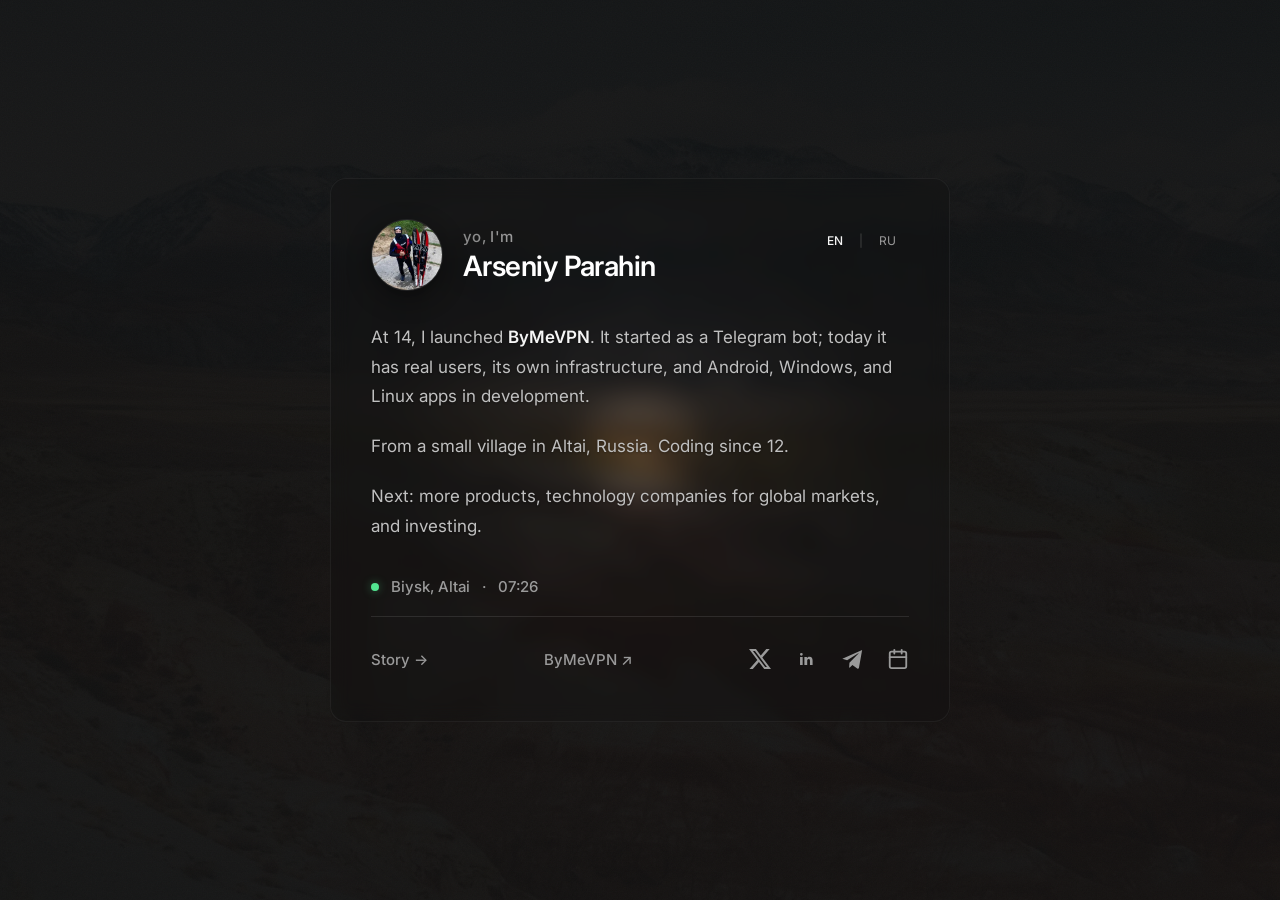
<file: index.html>
<!doctype html>
<html lang="en">
    <head>
        <meta charset="UTF-8" />
        <meta name="viewport" content="width=device-width, initial-scale=1.0, viewport-fit=cover" />
        <title>Arseniy Parahin</title>
        <meta
            name="description"
            content="Arseniy Parahin launched ByMeVPN at 14. From Altai, Russia, building software products with an interest in business and investing."
        />
        <meta name="theme-color" content="#111111" />
        <meta property="og:title" content="Arseniy Parahin" />
        <meta property="og:description" content="Founded ByMeVPN at 14. Building software products, with an eye on business, global markets, and investing." />
        <meta property="og:type" content="website" />
        <meta property="og:url" content="https://parahin.space/" />
        <meta property="og:image" content="https://parahin.space/altai-bg.jpg" />
        <meta name="twitter:card" content="summary_large_image" />
        <meta name="twitter:title" content="Arseniy Parahin" />
        <meta name="twitter:description" content="Founded ByMeVPN at 14. Building software products, with an eye on business, global markets, and investing." />
        
        <link rel="preconnect" href="https://fonts.googleapis.com" />
        <link rel="preconnect" href="https://fonts.gstatic.com" crossorigin />
        <link
            href="https://fonts.googleapis.com/css2?family=Inter:wght@400;500;600;700&display=swap"
            rel="stylesheet"
        />
        <link rel="stylesheet" href="assets/styles.css" />
    <link rel="canonical" href="https://parahin.space/" />
        <meta property="og:image:alt" content="A mountain landscape in Altai" />
        <link rel="icon" href="assets/favicon.svg" type="image/svg+xml" />
    </head>
    <body data-title-en="Arseniy Parahin" data-title-ru="Арсений Парахин">
        
        <div class="bg"></div>
        <div class="spotlight"></div>
        <div class="grain"></div>

        <main class="card">
            <div class="header reveal d1">
                <img class="avatar" src="assets/images/avatar.webp" alt="Portrait of Arseniy Parahin" data-label-en="Portrait of Arseniy Parahin" data-label-ru="Портрет Арсения Парахина" />
                <div class="header-text">
                    <p
                        class="shimmer-text"
                        data-en="yo, I'm"
                        data-ru="yo, я"
                    >
                        yo, I'm
                    </p>
                    <h1 data-en="Arseniy Parahin" data-ru="Арсений Парахин">
                        Arseniy Parahin
                    </h1>
                </div>
                <div class="lang-switcher" role="group" aria-label="Language" data-label-en="Language" data-label-ru="Язык">
                    <button type="button" class="lang-btn active" data-lang="en" aria-pressed="true">EN</button>
                    <span style="color: rgba(255, 255, 255, 0.2)">|</span>
                    <button type="button" class="lang-btn" data-lang="ru" aria-pressed="false">RU</button>
                </div>
            </div>

            <div class="bio reveal d2">
                <p
                    data-en="At 14, I launched <b>ByMeVPN</b>. It started as a Telegram bot; today it has real users, its own infrastructure, and Android, Windows, and Linux apps in development."
                    data-ru="В 14 лет запустил <b>ByMeVPN</b>. Всё началось с Telegram-бота; теперь у сервиса есть реальные пользователи, своя инфраструктура и приложения для Android, Windows и Linux в разработке."
                >At 14, I launched <b>ByMeVPN</b>. It started as a Telegram bot; today it has real users, its own infrastructure, and Android, Windows, and Linux apps in development.</p>

                <p
                    data-en="From a small village in Altai, Russia. Coding since 12."
                    data-ru="Вырос в небольшом селе на Алтае. Программирую с 12 лет."
                >From a small village in Altai, Russia. Coding since 12.</p>

                <p
                    data-en="Next: more products, technology companies for global markets, and investing."
                    data-ru="Дальше — новые продукты, технологические компании на международном рынке и инвестиции."
                >Next: more products, technology companies for global markets, and investing.</p>
            </div>

            <div class="meta reveal d3">
                <span class="dot"></span>
                <span data-en="Biysk, Altai" data-ru="Бийск, Алтай"
                    >Biysk, Altai</span
                >
                · <span id="clock" aria-label="Local time in Biysk" data-label-en="Local time in Biysk" data-label-ru="Местное время в Бийске">--:--</span>
            </div>

            <div class="footer-row reveal d3">
                <a
                    class="writings"
                    href="lifestory.html"
                    id="writings-link"
                    data-en="Story →"
                    data-ru="История →"
                    >Story →</a
                >
                <a class="writings" href="https://t.me/ByMeVPNbot" target="_blank" rel="noopener noreferrer" data-en="ByMeVPN ↗" data-ru="ByMeVPN ↗">ByMeVPN ↗</a>
                <div class="icons">
                    <a
                        href="https://x.com/mr_parahin"
                        target="_blank"
                        rel="noopener noreferrer"
                        aria-label="X / Twitter" data-label-en="X / Twitter" data-label-ru="Профиль в X / Twitter"
                    >
                        <svg viewBox="0 0 24 24" fill="currentColor">
                            <path
                                d="M18.9 1.15h3.68l-8.04 9.19L24 22.85h-7.4l-5.8-7.58-6.64 7.58H.47l8.6-9.83L0 1.15h7.59l5.24 6.93 6.07-6.93zm-1.3 19.5h2.04L6.5 3.25H4.3L17.6 20.65z"
                            />
                        </svg>
                    </a>
                    <a
                        href="https://www.linkedin.com/in/parakhinarseniy/"
                        target="_blank"
                        rel="noopener noreferrer"
                        aria-label="LinkedIn" data-label-en="LinkedIn" data-label-ru="Профиль в LinkedIn"
                    >
                        <svg viewBox="0 0 24 24" fill="currentColor" aria-hidden="true">
                            <path d="M6.94 8.44a1.5 1.5 0 1 1 0-3 1.5 1.5 0 0 1 0 3ZM5.5 9.94h2.88v8.55H5.5zm4.73 0h2.76v1.17h.04c.38-.73 1.32-1.5 2.72-1.5 2.91 0 3.45 1.91 3.45 4.4v4.48h-2.88v-4.18c0-1-.02-2.29-1.39-2.29-1.4 0-1.62 1.09-1.62 2.22v4.25H10.23z"/>
                        </svg>
                    </a>
                    <a
                        href="https://t.me/A7seniy"
                        target="_blank"
                        rel="noopener noreferrer"
                        aria-label="Telegram" data-label-en="Telegram" data-label-ru="Профиль в Telegram"
                    >
                        <svg viewBox="0 0 24 24" fill="currentColor">
                            <path
                                d="M23.05 2.1L19.6 21.53c-.26 1.15-.94 1.43-1.9.89l-5.26-3.88-2.54 2.44c-.28.28-.52.52-1.06.52l.38-5.4L19.1 6.1c.42-.37-.09-.58-.65-.2L6.7 13.3l-5.24-1.64c-1.14-.3"
                            />
                        </svg>
                    </a>
                    <a
                        href="https://calendly.com/arseniyparakhin/30min"
                        target="_blank"
                        rel="noopener noreferrer"
                        aria-label="Book a call" data-label-en="Book a call" data-label-ru="Записаться на звонок"
                    >
                        <svg
                            viewBox="0 0 24 24"
                            fill="none"
                            stroke="currentColor"
                            stroke-width="2"
                            stroke-linecap="round"
                            stroke-linejoin="round"
                        >
                            <rect
                                x="3"
                                y="4"
                                width="18"
                                height="18"
                                rx="2"
                                ry="2"
                            ></rect>
                            <line x1="16" y1="2" x2="16" y2="6"></line>
                            <line x1="8" y1="2" x2="8" y2="6"></line>
                            <line x1="3" y1="10" x2="21" y2="10"></line>
                        </svg>
                    </a>
                </div>
            </div>
        </main>

        

        <script src="assets/site.js" defer></script>
    </body>
</html>
</file>
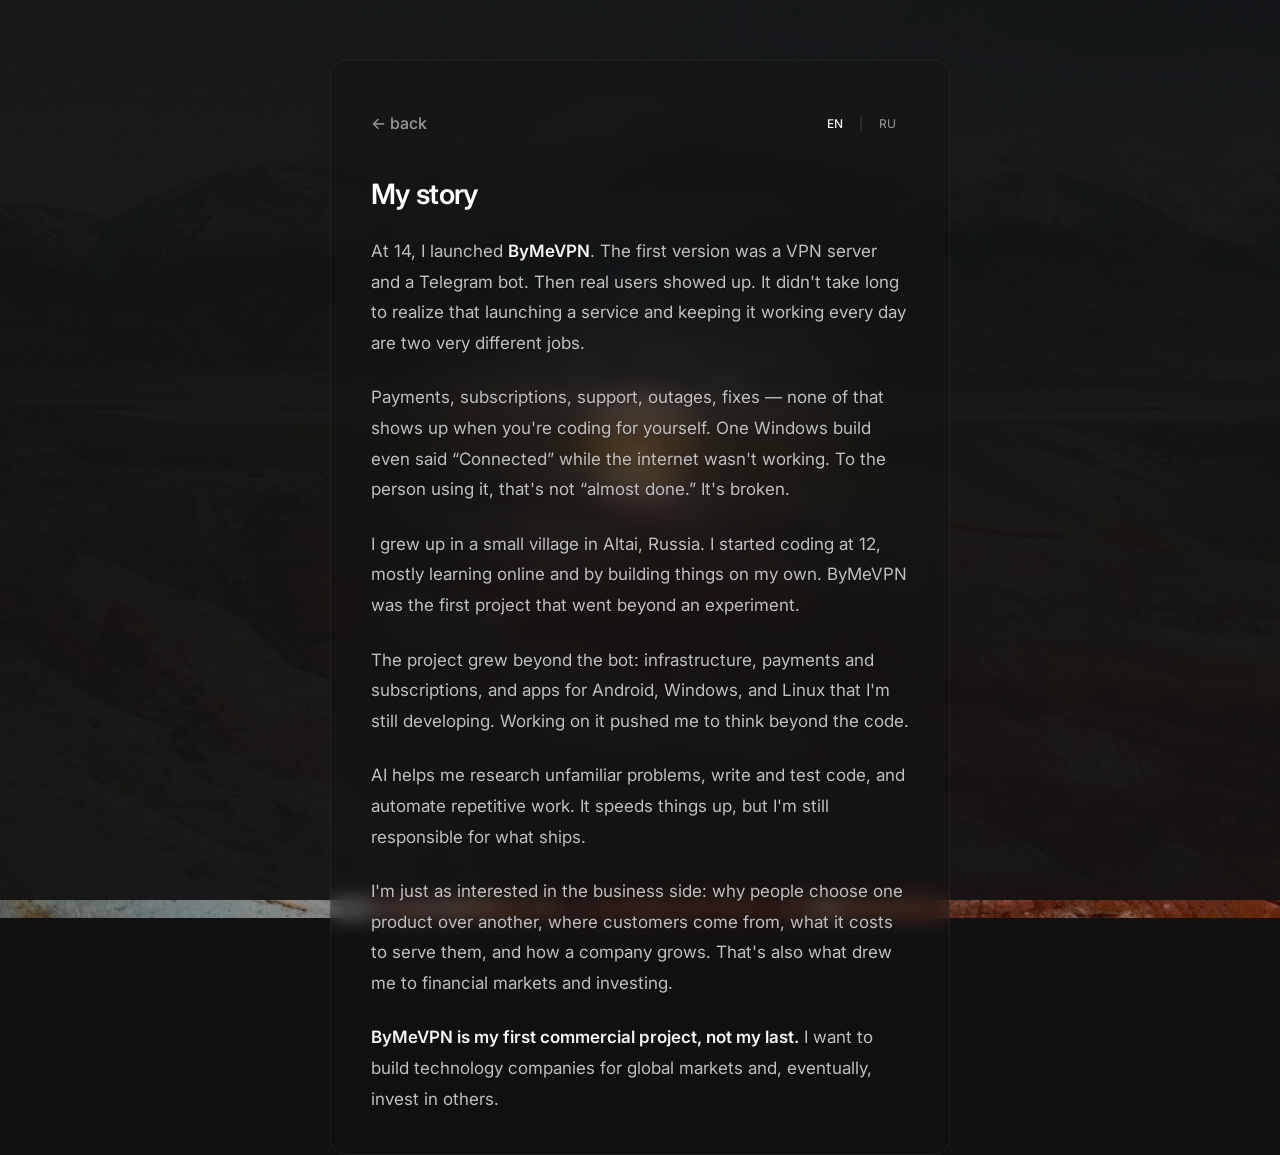
<file: lifestory.html>
<!doctype html>
<html lang="en">
    <head>
        <meta charset="UTF-8" />
        <meta name="viewport" content="width=device-width, initial-scale=1.0, viewport-fit=cover" />
        <title>Story — Arseniy Parahin</title>
        <meta name="description" content="From a small village in Altai to launching ByMeVPN at 14. The story of Arseniy Parahin, a software developer building his first business." />
        <meta property="og:title" content="Story — Arseniy Parahin" />
        <meta property="og:description" content="From a small village in Altai to launching ByMeVPN at 14. The story of Arseniy Parahin, a software developer building his first business." />
        <meta property="og:type" content="website" />
        <meta property="og:url" content="https://parahin.space/lifestory.html" />
        <meta property="og:image" content="https://parahin.space/altai-bg.jpg" />
        <link rel="preconnect" href="https://fonts.googleapis.com" />
        <link rel="preconnect" href="https://fonts.gstatic.com" crossorigin />
        <link
            href="https://fonts.googleapis.com/css2?family=Inter:wght@400;500;600;700&display=swap"
            rel="stylesheet"
        />
        <link rel="stylesheet" href="assets/styles.css" />
    <link rel="canonical" href="https://parahin.space/lifestory.html" />
        <meta name="theme-color" content="#111111" />
        <meta property="og:image:alt" content="A mountain landscape in Altai" />
        <meta name="twitter:card" content="summary_large_image" />
        <meta name="twitter:title" content="Story — Arseniy Parahin" />
        <meta name="twitter:description" content="From coding at 12 to launching ByMeVPN at 14 — and what came after." />
        <link rel="icon" href="assets/favicon.svg" type="image/svg+xml" />
    </head>
    <body data-title-en="Story — Arseniy Parahin" data-title-ru="История — Арсений Парахин">
        
        <div class="bg"></div>
        <div class="spotlight"></div>
        <div class="grain"></div>

        <main class="card">
            <div class="header-section">
                <a
                    href="index.html"
                    class="back"
                    id="back-link"
                    data-en="← back"
                    data-ru="← назад"
                    >← back</a
                >
                <div class="lang-switcher" role="group" aria-label="Language" data-label-en="Language" data-label-ru="Язык">
                    <button type="button" class="lang-btn active" data-lang="en" aria-pressed="true">EN</button>
                    <span style="color: rgba(255, 255, 255, 0.2)">|</span>
                    <button type="button" class="lang-btn" data-lang="ru" aria-pressed="false">RU</button>
                </div>
            </div>

            <h1 class="story-title" data-en="My story" data-ru="Моя история">My story</h1>
            <div class="content">
                <p
                    data-en="At 14, I launched <b>ByMeVPN</b>. The first version was a VPN server and a Telegram bot. Then real users showed up. It didn't take long to realize that launching a service and keeping it working every day are two very different jobs."
                    data-ru="В 14 лет я запустил <b>ByMeVPN</b>. Первая версия — VPN-сервер и Telegram-бот. Потом появились пользователи. И довольно быстро стало ясно: запустить сервис намного проще, чем сделать так, чтобы он стабильно работал каждый день."
                >At 14, I launched <b>ByMeVPN</b>. The first version was a VPN server and a Telegram bot. Then real users showed up. It didn't take long to realize that launching a service and keeping it working every day are two very different jobs.</p>

                <p
                    data-en="Payments, subscriptions, support, outages, fixes — none of that shows up when you're coding for yourself. One Windows build even said “Connected” while the internet wasn't working. To the person using it, that's not “almost done.” It's broken."
                    data-ru="Платежи, подписки, поддержка, сбои и исправления — об этом редко думаешь, когда пишешь код для себя. Однажды Windows-клиент показывал «Подключено», хотя интернет не работал. Для пользователя это не «почти готово». Это просто не работает."
                >Payments, subscriptions, support, outages, fixes — none of that shows up when you're coding for yourself. One Windows build even said “Connected” while the internet wasn't working. To the person using it, that's not “almost done.” It's broken.</p>

                <p
                    data-en="I grew up in a small village in Altai, Russia. I started coding at 12, mostly learning online and by building things on my own. ByMeVPN was the first project that went beyond an experiment."
                    data-ru="Я вырос в небольшом селе на Алтае. В 12 лет начал программировать и многому учился самостоятельно — через интернет и собственные проекты. ByMeVPN стал первым проектом, который вышел за рамки эксперимента."
                >I grew up in a small village in Altai, Russia. I started coding at 12, mostly learning online and by building things on my own. ByMeVPN was the first project that went beyond an experiment.</p>

                <p
                    data-en="The project grew beyond the bot: infrastructure, payments and subscriptions, and apps for Android, Windows, and Linux that I'm still developing. Working on it pushed me to think beyond the code."
                    data-ru="Со временем проект вышел за рамки бота: собственная инфраструктура, платежи и подписки, разработка приложений для Android, Windows и Linux. Постепенно пришлось смотреть на всё не только глазами разработчика."
                >The project grew beyond the bot: infrastructure, payments and subscriptions, and apps for Android, Windows, and Linux that I'm still developing. Working on it pushed me to think beyond the code.</p>

                <p
                    data-en="AI helps me research unfamiliar problems, write and test code, and automate repetitive work. It speeds things up, but I'm still responsible for what ships."
                    data-ru="AI помогает мне быстрее разбираться в новых задачах, писать и проверять код, автоматизировать рутину. Он ускоряет работу, но за конечный результат всё равно отвечаю я."
                >AI helps me research unfamiliar problems, write and test code, and automate repetitive work. It speeds things up, but I'm still responsible for what ships.</p>

                <p
                    data-en="I'm just as interested in the business side: why people choose one product over another, where customers come from, what it costs to serve them, and how a company grows. That's also what drew me to financial markets and investing."
                    data-ru="Не меньше технологий меня интересует бизнес: почему люди выбирают один продукт вместо другого, откуда приходят клиенты, сколько стоит их обслуживание и что позволяет компании расти. Отсюда и интерес к финансовым рынкам и инвестициям."
                >I'm just as interested in the business side: why people choose one product over another, where customers come from, what it costs to serve them, and how a company grows. That's also what drew me to financial markets and investing.</p>

                <p
                    data-en="<b>ByMeVPN is my first commercial project, not my last.</b> I want to build technology companies for global markets and, eventually, invest in others."
                    data-ru="<b>ByMeVPN — мой первый коммерческий проект, но не последний.</b> Хочу создавать технологические компании для международного рынка, а со временем — инвестировать в другие."
                ><b>ByMeVPN is my first commercial project, not my last.</b> I want to build technology companies for global markets and, eventually, invest in others.</p>
            </div>
        </main>

        

        <script src="assets/site.js" defer></script>
    </body>
</html>
</file>
<file: assets/styles.css>
:root {
                --bg: #111111;
                --ink: #f5f5f5;
                --ink-dim: #9a9a9a;
                --line: #333333;
                --x: 50%;
                --y: 50%;
            }

            * {
                box-sizing: border-box;
                -webkit-tap-highlight-color: rgba(255, 255, 255, 0.12);
            }
            a,
            button {
                touch-action: manipulation;
            }
            html,
            body {
                height: 100%;
            }

            body {
                margin: 0;
                background: var(--bg);
                color: var(--ink);
                font-family:
                    "Inter",
                    -apple-system,
                    BlinkMacSystemFont,
                    sans-serif;
                display: flex;
                align-items: center;
                align-items: safe center;
                justify-content: center;
                padding: 60px 20px;
                padding-top: max(60px, env(safe-area-inset-top) + 24px);
                padding-bottom: max(60px, env(safe-area-inset-bottom) + 24px);
                padding-left: max(20px, env(safe-area-inset-left) + 20px);
                padding-right: max(20px, env(safe-area-inset-right) + 20px);
                position: relative;
                overflow-x: hidden;
                overflow-y: auto;
                -webkit-font-smoothing: antialiased;
                -moz-osx-font-smoothing: grayscale;
            }

            .bg {
                position: fixed;
                inset: -2%;
                z-index: 0;
                background: url("images/altai-bg.webp") center 55% / cover no-repeat;
                filter: saturate(0.8) brightness(0.65);
                pointer-events: none;
            }

            .spotlight {
                position: fixed;
                inset: 0;
                z-index: 2;
                pointer-events: none;
                background: radial-gradient(
                    circle 250px at var(--x) var(--y),
                    transparent 0%,
                    rgba(17, 17, 17, 0.75) 30%,
                    rgba(17, 17, 17, 0.95) 100%
                );
                /* No perpetual animation or reserved background layer. */
            }

            .grain {
                position: fixed;
                inset: 0;
                z-index: 3;
                pointer-events: none;
                opacity: 0.03;
                background-image: url("data:image/svg+xml,%3Csvg xmlns='http://www.w3.org/2000/svg' width='100' height='100'%3E%3Cfilter id='n'%3E%3CfeTurbulence type='fractalNoise' baseFrequency='0.8' numOctaves='3' stitchTiles='stitch'/%3E%3C/filter%3E%3Crect width='100%25' height='100%25' filter='url(%23n)'/%3E%3C/svg%3E");
            }

            .card {
                max-width: 620px;
                width: 100%;
                position: relative;
                z-index: 10;
                background: rgba(17, 17, 17, 0.3);
                backdrop-filter: blur(10px);
                -webkit-backdrop-filter: blur(10px);
                border-radius: 16px;
                padding: 40px;
                border: 1px solid rgba(255, 255, 255, 0.05);
            }

            .reveal {
                opacity: 0;
                transform: translateY(6px);
                animation: rise 0.7s cubic-bezier(0.16, 1, 0.3, 1) forwards;
            }
            .reveal.d1 {
                animation-delay: 0.08s;
            }
            .reveal.d2 {
                animation-delay: 0.16s;
            }
            .reveal.d3 {
                animation-delay: 0.24s;
            }

            @keyframes rise {
                to {
                    opacity: 1;
                    transform: translateY(0);
                }
            }

            .header {
                display: flex;
                align-items: center;
                gap: 20px;
                margin-bottom: 32px;
                position: relative;
            }

            .avatar {
    width: 72px;
    height: 72px;
    display: block;
    border-radius: 50%;
    object-fit: cover;
    border: 1px solid rgba(255,255,255,.08);
    flex-shrink: 0;
    box-shadow: 0 8px 24px rgba(0,0,0,.4);
}

            @keyframes shimmer {
                0% {
                    background-position: 0% 50%;
                }
                50% {
                    background-position: 100% 50%;
                }
                100% {
                    background-position: 0% 50%;
                }
            }

            .shimmer-text {
                background: linear-gradient(
                    90deg,
                    #888888 0%,
                    #ffffff 50%,
                    #888888 100%
                );
                background-size: 200% auto;
                -webkit-background-clip: text;
                background-clip: text;
                color: transparent;
                animation: shimmer 6s ease-in-out infinite;
                font-size: 15px;
                font-weight: 500;
                margin: 0 0 4px;
                letter-spacing: 0.02em;
            }

            h1 {
                font-size: 28px;
                font-weight: 600;
                margin: 0;
                letter-spacing: -0.02em;
                color: #ffffff;
                line-height: 1.15;
                overflow-wrap: break-word;
            }

            .bio {
                font-size: 17px;
                line-height: 1.75;
                color: #c0c0c0;
                margin: 0 0 36px;
                text-shadow: 0 1px 2px rgba(0, 0, 0, 0.3);
            }
            .bio p {
                margin: 0 0 20px;
            }
            .bio p:last-child {
                margin: 0;
            }
            .bio b {
                color: var(--ink);
                font-weight: 600;
            }

            .meta {
                display: flex;
                align-items: center;
                gap: 12px;
                font-size: 15px;
                color: var(--ink-dim);
                margin-bottom: 20px;
                font-weight: 500;
            }

            .dot {
                width: 8px;
                height: 8px;
                border-radius: 50%;
                background: #52e591;
                box-shadow: 0 0 10px rgba(82, 229, 145, 0.4);
                animation: pulse 3s ease-in-out infinite;
            }

            @keyframes pulse {
                0%,
                100% {
                    opacity: 1;
                    transform: scale(1);
                }
                50% {
                    opacity: 0.6;
                    transform: scale(0.92);
                }
            }

            .footer-row {
                display: flex;
                align-items: center;
                justify-content: space-between;
                padding-top: 20px;
                border-top: 1px solid rgba(255, 255, 255, 0.1);
            }

            .footer-row a.writings {
                font-size: 15px;
                color: var(--ink-dim);
                text-decoration: none;
                transition: color 0.2s ease;
                font-weight: 500;
            }
            .footer-row a.writings:hover {
                color: var(--ink);
            }

            .header-text {
                min-width: 0;
                flex: 1 1 auto;
            }

            .lang-switcher {
                display: flex;
                align-items: center;
                gap: 2px;
                font-size: 12px;
                color: var(--ink-dim);
                flex-shrink: 0;
                align-self: flex-start;
                margin-left: auto;
                padding-left: 8px;
            }
            .lang-btn {
                background: none;
                border: none;
                color: var(--ink-dim);
                cursor: pointer;
                padding: 2px 6px;
                font-size: 12px;
                font-weight: 400;
                transition: color 0.15s ease;
                font-family: inherit;
                border-radius: 4px;
            }
            .lang-btn:focus {
                outline: 2px solid rgba(255, 255, 255, 0.3);
                outline-offset: 2px;
            }
            .lang-btn:hover {
                color: var(--ink);
            }
            .lang-btn.active {
                color: var(--ink);
                font-weight: 500;
            }

            .icons {
                display: flex;
                gap: 24px;
                align-items: center;
            }
            .icons a {
                color: var(--ink-dim);
                display: flex;
                transition:
                    color 0.2s ease,
                    transform 0.2s ease;
                border-radius: 4px;
                padding: 4px;
                margin: -4px;
            }
            .icons a:focus {
                outline: 2px solid rgba(255, 255, 255, 0.3);
                outline-offset: 2px;
            }
            .icons a:hover {
                color: var(--ink);
                transform: translateY(-2px);
            }
            .icons svg {
                width: 22px;
                height: 22px;
            }

            
            
            

            
            
            
            
            
            

            @media (max-width: 600px) {
                body {
                    padding: 40px 16px;
                    padding-top: max(40px, env(safe-area-inset-top) + 16px);
                    padding-bottom: max(
                        40px,
                        env(safe-area-inset-bottom) + 16px
                    );
                }
                .card {
                    padding: 24px;
                    backdrop-filter: blur(6px);
                    -webkit-backdrop-filter: blur(6px);
                }
                .header {
                    gap: 14px;
                    margin-bottom: 24px;
                }
                .avatar {
                    width: 60px;
                    height: 60px;
                }
                h1 {
                    font-size: 24px;
                }
                .bio {
                    font-size: 15px;
                    margin-bottom: 28px;
                }
                .footer-row {
                    flex-direction: column;
                    gap: 20px;
                    align-items: flex-start;
                }
                .footer-row a.writings {
                    padding: 8px 0;
                    margin: -8px 0;
                }
                .icons {
                    gap: 20px;
                }
                .icons a {
                    padding: 10px;
                    margin: -10px;
                }
                .lang-btn {
                    padding: 6px 8px;
                }
            }

            @media (max-width: 360px) {
                .card {
                    padding: 20px;
                }
                .header {
                    gap: 10px;
                }
                .avatar {
                    width: 52px;
                    height: 52px;
                }
                h1 {
                    font-size: 21px;
                }
                .lang-switcher {
                    font-size: 11px;
                    padding-left: 4px;
                }
                .lang-btn {
                    padding: 2px 4px;
                }
            }
        
/* Shared story-page styles */
.back {
                display: inline-flex;
                align-items: center;
                gap: 8px;
                font-size: 16px;
                color: var(--ink-dim);
                text-decoration: none;
                transition:
                    color 0.2s ease,
                    transform 0.2s ease;
                font-weight: 500;
                border-radius: 4px;
                padding: 4px 8px;
                margin: -4px -8px;
            }
.header-section {
                display: flex;
                align-items: center;
                justify-content: space-between;
                margin-bottom: 32px;
                position: relative;
            }
.content {
                font-size: 17px;
                line-height: 1.8;
                color: #c0c0c0;
                text-shadow: 0 1px 2px rgba(0, 0, 0, 0.3);
                animation: fade-in 0.7s cubic-bezier(0.16, 1, 0.3, 1) forwards;
            }
@keyframes fade-in {
                from {
                    opacity: 0;
                    transform: translateY(8px);
                }
                to {
                    opacity: 1;
                    transform: translateY(0);
                }
            }
.content p {
                margin: 0 0 24px;
            }
.content p:last-child {
                margin: 0;
            }
.content b {
                color: var(--ink);
                font-weight: 600;
            }

/* Accessibility, project links, and responsive story styles */
.lang-btn { min-width: 44px; min-height: 44px; }
.lang-btn:focus-visible, .icons a:focus-visible, .footer-row a:focus-visible, .back:focus-visible {
    outline: 2px solid #f5f5f5;
    outline-offset: 4px;
}
.footer-row a.writings { display: inline-flex; align-items: center; min-height: 44px; }
.story-title { font-size: 28px; line-height: 1.25; letter-spacing: -0.025em; margin: 0 0 24px; }
.content { overflow-wrap: anywhere; }
@media (max-width: 600px) {
    .story-title { font-size: 24px; }
    .content { font-size: 15px; }
    .header-section { margin-bottom: 24px; }
    .back { padding: 8px; margin: -8px; }
}
@media (max-width: 360px) {
    .content { font-size: 14px; }
    .story-title { font-size: 22px; }
}
@media (prefers-reduced-motion: reduce) {
    .reveal, .content, .shimmer-text, .dot { animation: none !important; }
    .reveal, .content { opacity: 1 !important; transform: none !important; }
    .icons a, .back, .footer-row a.writings { transition: none !important; }
}
@media (forced-colors: active) {
    .card { border: 1px solid CanvasText; }
    .shimmer-text { color: CanvasText; background: none; }
    .dot { background: Highlight; box-shadow: none; }
}

/* Translations use semantic <strong> instead of injecting HTML. */
.bio strong, .content strong {
    color: var(--ink);
    font-weight: 600;
}
.footer-row { gap: 16px; }
</file>
